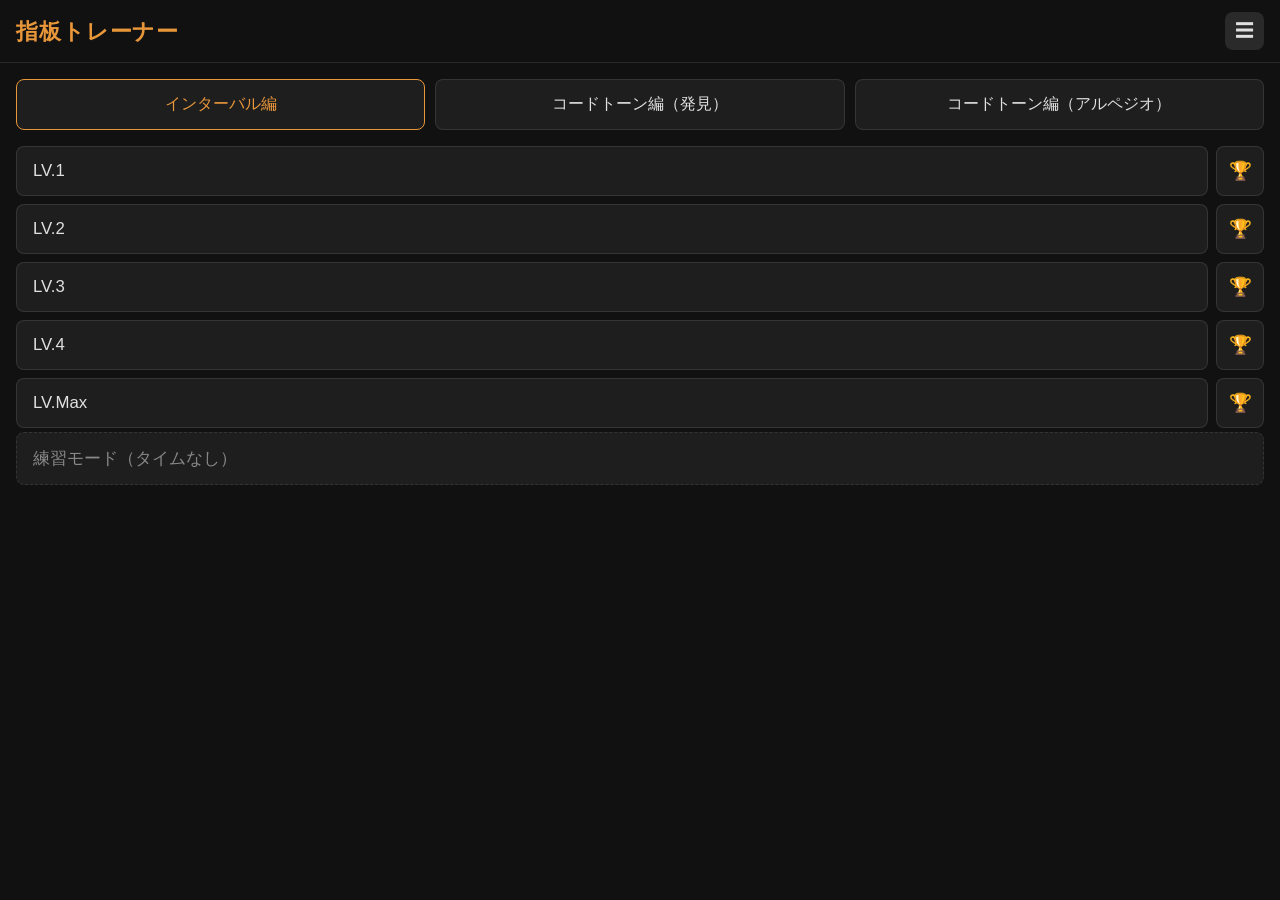
<file: index.html>
<!DOCTYPE html>
<html lang="ja">
<head>
  <meta charset="UTF-8">
  <meta name="viewport" content="width=device-width, initial-scale=1.0, user-scalable=no">
  <meta name="apple-mobile-web-app-capable" content="yes">
  <meta name="apple-mobile-web-app-status-bar-style" content="black-translucent">
  <title>指板トレーナー</title>
  <link rel="manifest" href="./manifest.json">
  <link rel="stylesheet" href="./css/style.css">
</head>
<body>

<!-- ═══════════════════════════════════════════════════════
     ホーム画面
══════════════════════════════════════════════════════════ -->
<div id="screen-home" class="screen active">
  <header class="home-header">
    <h1 class="app-title">指板トレーナー</h1>
    <button id="btn-menu" class="btn-icon" aria-label="設定">☰</button>
  </header>

  <main class="home-main">
    <!-- モード選択 -->
    <section class="mode-section">
      <div class="mode-btns">
        <button id="btn-interval" class="mode-btn active-mode">インターバル編</button>
        <button id="btn-chord"    class="mode-btn">コードトーン編（発見）</button>
        <button id="btn-chord-arpeggio" class="mode-btn">コードトーン編（アルペジオ）</button>
      </div>
    </section>

    <!-- インターバル編: LV一覧 -->
    <section id="interval-section" class="level-section">
      <ul id="lv-list" class="lv-list"></ul>
      <button id="btn-practice" class="lv-btn lv-practice">練習モード（タイムなし）</button>
    </section>

    <!-- コードトーン編〔発見モード〕: Stage 5（練習モードのみ・ルート12音ランダム・全10種類対応・判定弦カスタマイズ可） -->
    <section id="chord-section" class="level-section hidden">
      <p class="chord-intro">コード名を聴いて、構成音を指板上ですべてタップしよう（ルート12音ランダム・全10種類のコードタイプ対応・判定弦は次の画面で選択）。</p>
      <button id="btn-chord-practice" class="lv-btn lv-practice">練習をはじめる</button>
    </section>

    <!-- コードトーン編〔アルペジオモード〕: Stage 3（練習モードのみ・ルート12音ランダム・判定弦カスタマイズ可） -->
    <section id="arpeggio-section" class="level-section hidden">
      <p class="chord-intro">コードをストローク→アルペジオで聴いて、聞こえた順番どおりに指板上をタップしよう（ルート12音ランダム・メジャー/マイナートライアドのみ・判定弦は次の画面で選択）。</p>
      <button id="btn-chord-arpeggio-practice" class="lv-btn lv-practice">練習をはじめる</button>
    </section>
  </main>
</div>

<!-- ═══════════════════════════════════════════════════════
     判定弦選択画面（コードトーン編：発見・アルペジオ共通）
══════════════════════════════════════════════════════════ -->
<div id="screen-judge-strings" class="screen">
  <header class="home-header">
    <button id="btn-judge-back" class="btn-icon" aria-label="戻る">←</button>
    <h1 class="app-title">判定弦を選ぶ</h1>
  </header>
  <main class="home-main judge-string-main">
    <p class="chord-intro">タップ判定の対象となる弦の範囲を選んでください。ルート音もこの範囲の弦から鳴ります。</p>

    <div class="judge-slider">
      <div class="judge-slider-track"></div>
      <div class="judge-slider-fill" id="judge-slider-fill"></div>
      <input type="range" id="judge-range-start" class="judge-range-input" min="0" max="5" step="1" value="0">
      <input type="range" id="judge-range-end"   class="judge-range-input" min="0" max="5" step="1" value="2">
    </div>
    <div class="judge-slider-ticks">
      <span>6</span><span>5</span><span>4</span><span>3</span><span>2</span><span>1</span>
    </div>

    <p class="judge-string-summary" id="judge-string-summary">6弦〜4弦（低音側3本）を使用</p>

    <div class="menu-row judge-chord-settings">
      <span>出題コード範囲</span>
      <div class="wave-btns" id="chord-range-btns">
        <button class="wave-btn" data-range="false">トライアドのみ</button>
        <button class="wave-btn" data-range="true">7th系まで</button>
      </div>
    </div>

    <div class="menu-row menu-row-inline judge-chord-settings" id="tension-toggle-row">
      <span>テンション</span>
      <button id="btn-tension" class="btn-text" data-enabled="false">OFF</button>
    </div>
  </main>
  <footer class="judge-string-footer">
    <button id="btn-judge-confirm" class="btn-primary">この設定で練習をはじめる</button>
  </footer>
</div>

<!-- ═══════════════════════════════════════════════════════
     練習モード設定画面（インターバル編）
══════════════════════════════════════════════════════════ -->
<div id="screen-practice-settings" class="screen">
  <header class="home-header">
    <button id="btn-practice-settings-back" class="btn-icon" aria-label="戻る">←</button>
    <h1 class="app-title">練習モード設定</h1>
  </header>
  <main class="home-main judge-string-main">
    <p class="chord-intro">タップ判定の対象となる弦の範囲を選んでください。基準音もこの範囲の弦から鳴ります。</p>

    <div class="judge-slider">
      <div class="judge-slider-track"></div>
      <div class="judge-slider-fill" id="practice-judge-slider-fill"></div>
      <input type="range" id="practice-judge-range-start" class="judge-range-input" min="0" max="5" step="1" value="0">
      <input type="range" id="practice-judge-range-end"   class="judge-range-input" min="0" max="5" step="1" value="2">
    </div>
    <div class="judge-slider-ticks">
      <span>6</span><span>5</span><span>4</span><span>3</span><span>2</span><span>1</span>
    </div>

    <p class="judge-string-summary" id="practice-judge-string-summary">6弦〜4弦（低音側3本）を使用</p>

    <div class="menu-row menu-row-inline judge-chord-settings">
      <span>基準音ランダム化</span>
      <button id="btn-practice-root-random" class="btn-text" data-enabled="false">OFF</button>
    </div>

    <div class="menu-row judge-chord-settings">
      <span>出題度数（最低1つ選択）</span>
      <div class="wave-btns interval-select-grid" id="practice-interval-btns">
        <button class="wave-btn" data-semitone="0">R</button>
        <button class="wave-btn" data-semitone="1">b2</button>
        <button class="wave-btn" data-semitone="2">2nd</button>
        <button class="wave-btn" data-semitone="3">m3</button>
        <button class="wave-btn" data-semitone="4">3rd</button>
        <button class="wave-btn" data-semitone="5">4th</button>
        <button class="wave-btn" data-semitone="6">b5</button>
        <button class="wave-btn" data-semitone="7">5th</button>
        <button class="wave-btn" data-semitone="8">#5</button>
        <button class="wave-btn" data-semitone="9">6th</button>
        <button class="wave-btn" data-semitone="10">m7</button>
        <button class="wave-btn" data-semitone="11">7th</button>
      </div>
    </div>
  </main>
  <footer class="judge-string-footer">
    <button id="btn-practice-settings-confirm" class="btn-primary">この設定で練習をはじめる</button>
  </footer>
</div>

<!-- ═══════════════════════════════════════════════════════
     ゲーム画面
══════════════════════════════════════════════════════════ -->
<div id="screen-game" class="screen">
  <!-- 指板エリア（画面の大部分・上） -->
  <div class="canvas-wrap">
    <canvas id="fretboard-canvas"></canvas>
  </div>

  <!-- 正解・不正解フィードバック演出（大きな○/✗、全画面オーバーレイ） -->
  <div id="fx-overlay" class="fx-overlay" aria-hidden="true">
    <svg class="fx-symbol" viewBox="0 0 100 100" aria-hidden="true">
      <circle class="fx-shape fx-shape-correct" cx="50" cy="50" r="38"
               fill="none" stroke="#4caf50" stroke-width="10" stroke-linecap="round"/>
      <g class="fx-shape fx-shape-wrong" stroke="#f44336" stroke-width="12" stroke-linecap="round">
        <line x1="20" y1="20" x2="80" y2="80"/>
        <line x1="80" y1="20" x2="20" y2="80"/>
      </g>
    </svg>
  </div>

  <!-- フッター（出題テキスト＋コントロール・下） -->
  <footer class="game-footer">
    <div class="question-area">
      <span id="root-name" class="root-name"></span>
      <span id="interval-name" class="interval-name">—</span>
    </div>
    <div class="game-controls">
      <button id="btn-home-game" class="btn-icon" aria-label="ホームへ">←</button>
      <span id="q-num" class="q-num">1 / 10</span>
      <span id="timer" class="timer">0.0</span>
      <button id="btn-replay" class="btn-text">もう一度</button>
    </div>
  </footer>
</div>

<!-- ═══════════════════════════════════════════════════════
     リザルト画面
══════════════════════════════════════════════════════════ -->
<div id="screen-result" class="screen">
  <div class="result-inner">
    <h2 id="result-title" class="result-title">結果</h2>
    <p id="res-score" class="res-score">10 / 10 正解</p>
    <p id="res-time"  class="res-time">タイム: 0.0秒</p>

    <section class="ranking-section">
      <h3>ベストタイム</h3>
      <ol id="ranking-list" class="ranking-list"></ol>
    </section>

    <div class="result-btns">
      <button id="btn-retry"        class="btn-primary">もう一度</button>
      <button id="btn-home-result"  class="btn-secondary">ホームへ</button>
    </div>
  </div>
</div>

<!-- ═══════════════════════════════════════════════════════
     ハンバーガーメニュー（音量・波形）
══════════════════════════════════════════════════════════ -->
<div id="menu-panel" class="menu-panel">
  <div class="menu-header">
    <span>設定</span>
    <button id="btn-menu-close" class="btn-icon">✕</button>
  </div>

  <div class="menu-inner">
    <div class="menu-row">
      <p class="pwa-hint">💡 ホーム画面に追加（PWAとしてインストール）すると横向きが自動でロックされます。</p>
    </div>

    <label class="menu-row">
      <span>音量</span>
      <input id="slider-volume" type="range" min="0" max="1" step="0.05" value="0.7">
    </label>

    <div class="menu-row menu-row-inline">
      <span>開放弦</span>
      <button id="btn-open-string" class="btn-text" data-excluded="false">含む</button>
    </div>

    <div class="menu-row menu-row-inline">
      <span>ヒント（詰まった時に自動表示）</span>
      <button id="btn-hint" class="btn-text" data-enabled="true">ON</button>
    </div>

    <div class="menu-row">
      <span>波形</span>
      <div class="wave-btns" id="waveform-btns">
        <button class="wave-btn" data-wave="sine">sine</button>
        <button class="wave-btn" data-wave="triangle">tri</button>
        <button class="wave-btn" data-wave="sawtooth">saw</button>
        <button class="wave-btn" data-wave="square">sq</button>
      </div>
    </div>

    <div class="menu-row">
      <a href="./guide.html" class="menu-link">使い方ガイド →</a>
    </div>

    <div class="menu-row">
      <span class="app-version">v1.20.3</span>
    </div>
  </div>
</div>

<!-- 縦持ちオーバーレイ -->
<div id="portrait-overlay" class="portrait-overlay hidden">
  <span style="font-size:2rem;">↻</span>
  <p>横向きにしてください</p>
</div>

<script type="module" src="./js/app.js"></script>
</body>
</html>
</file>
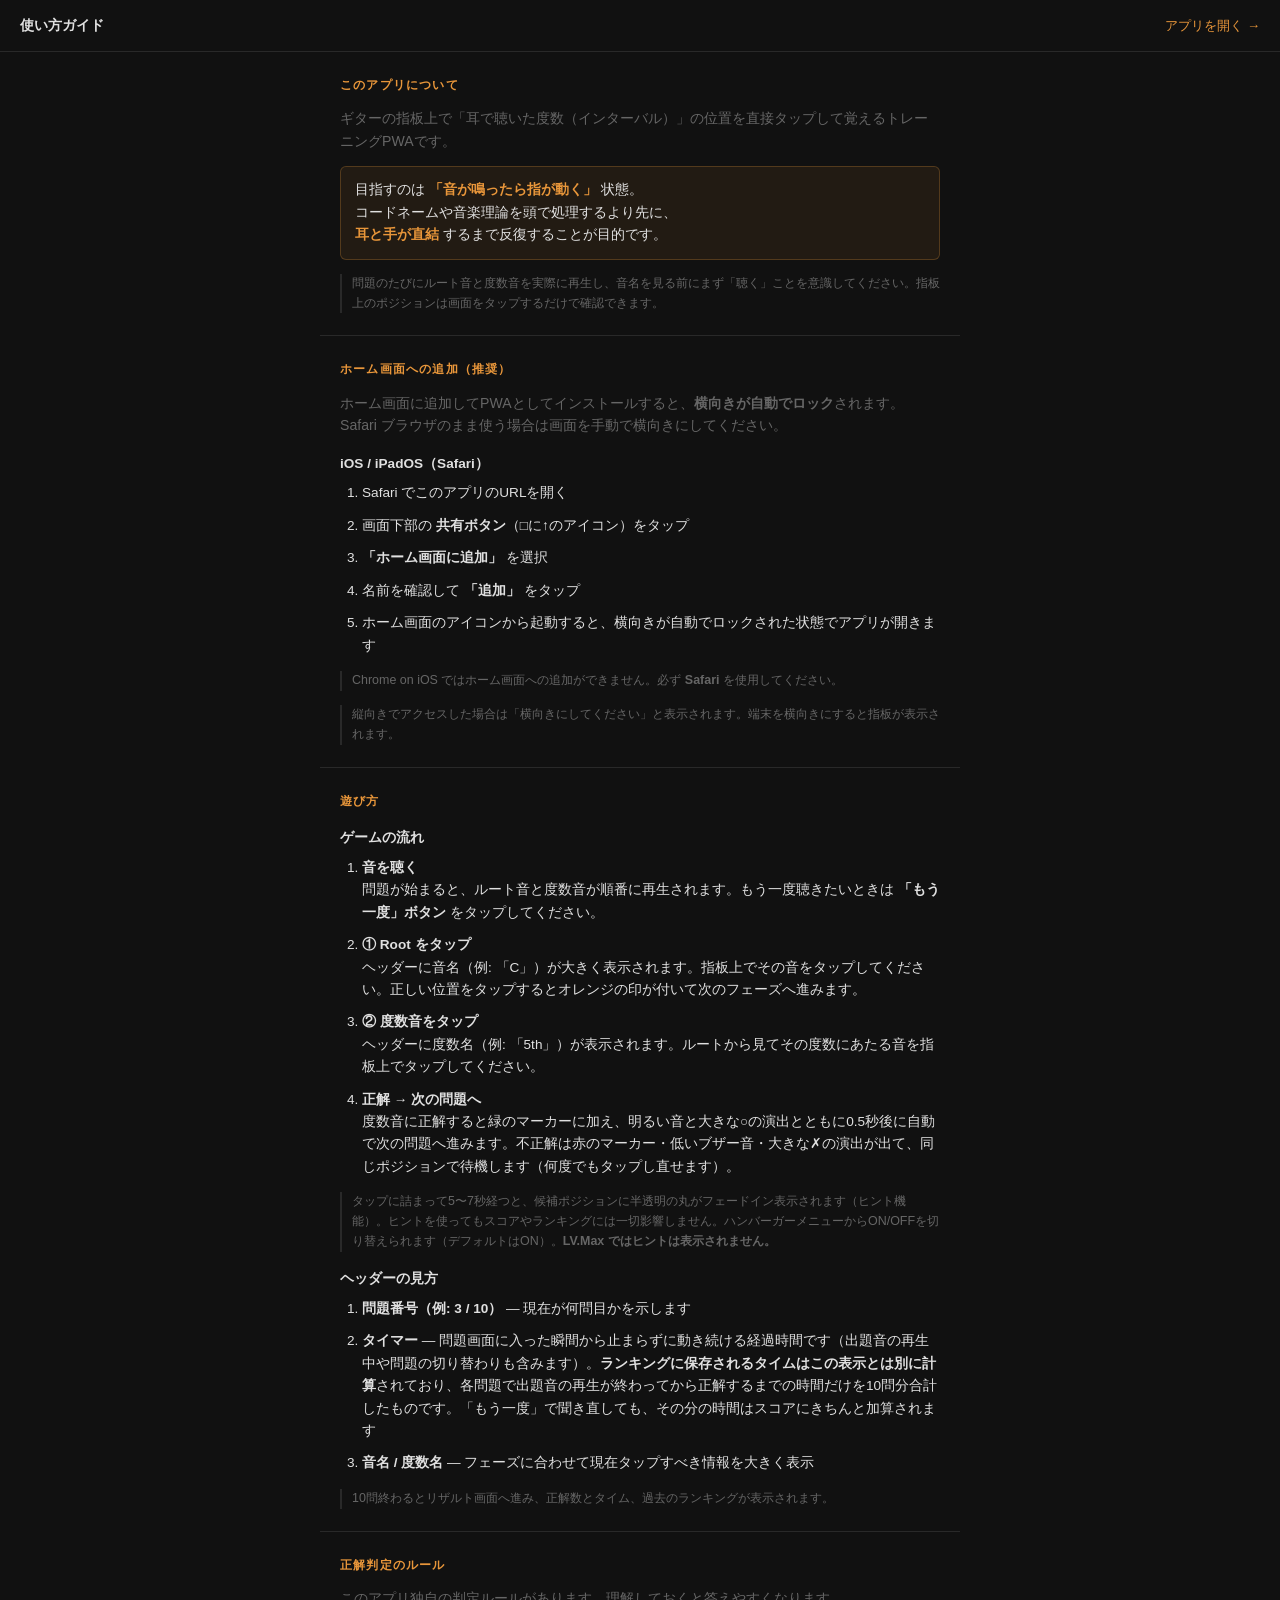
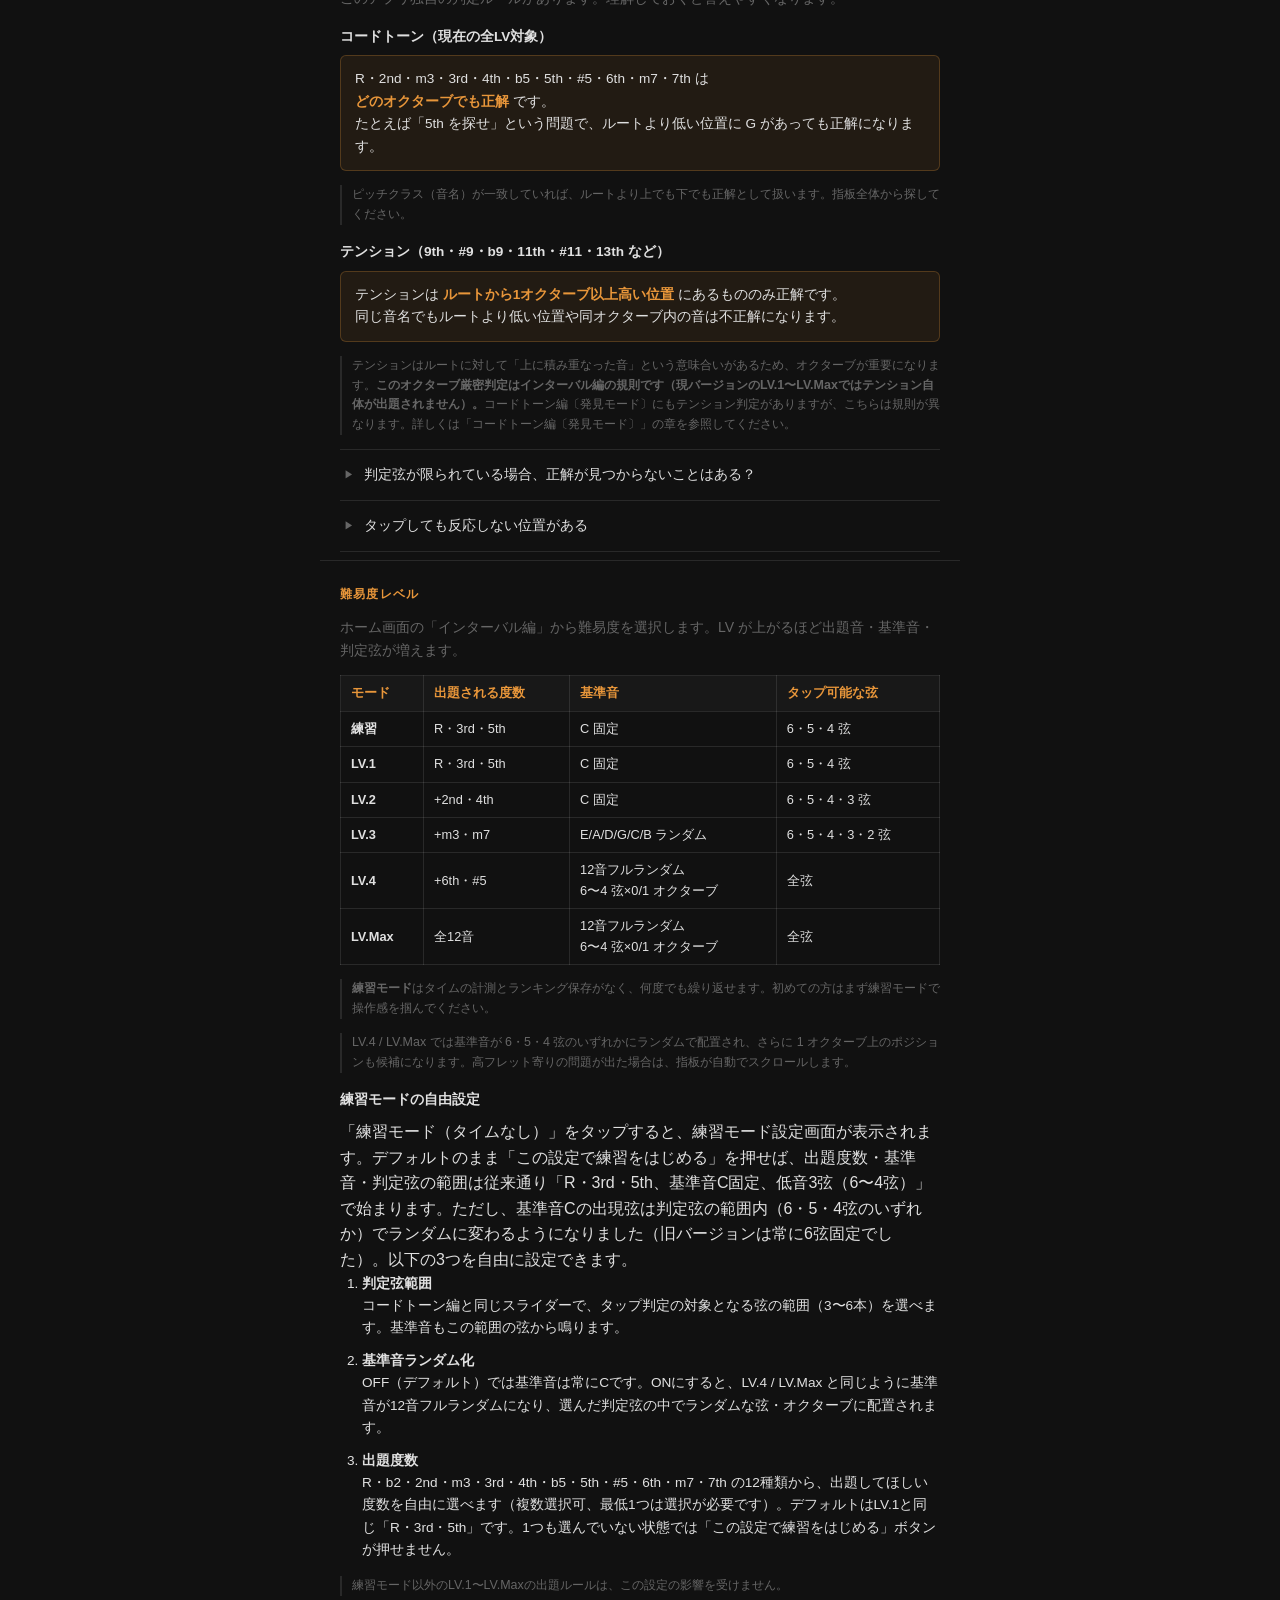
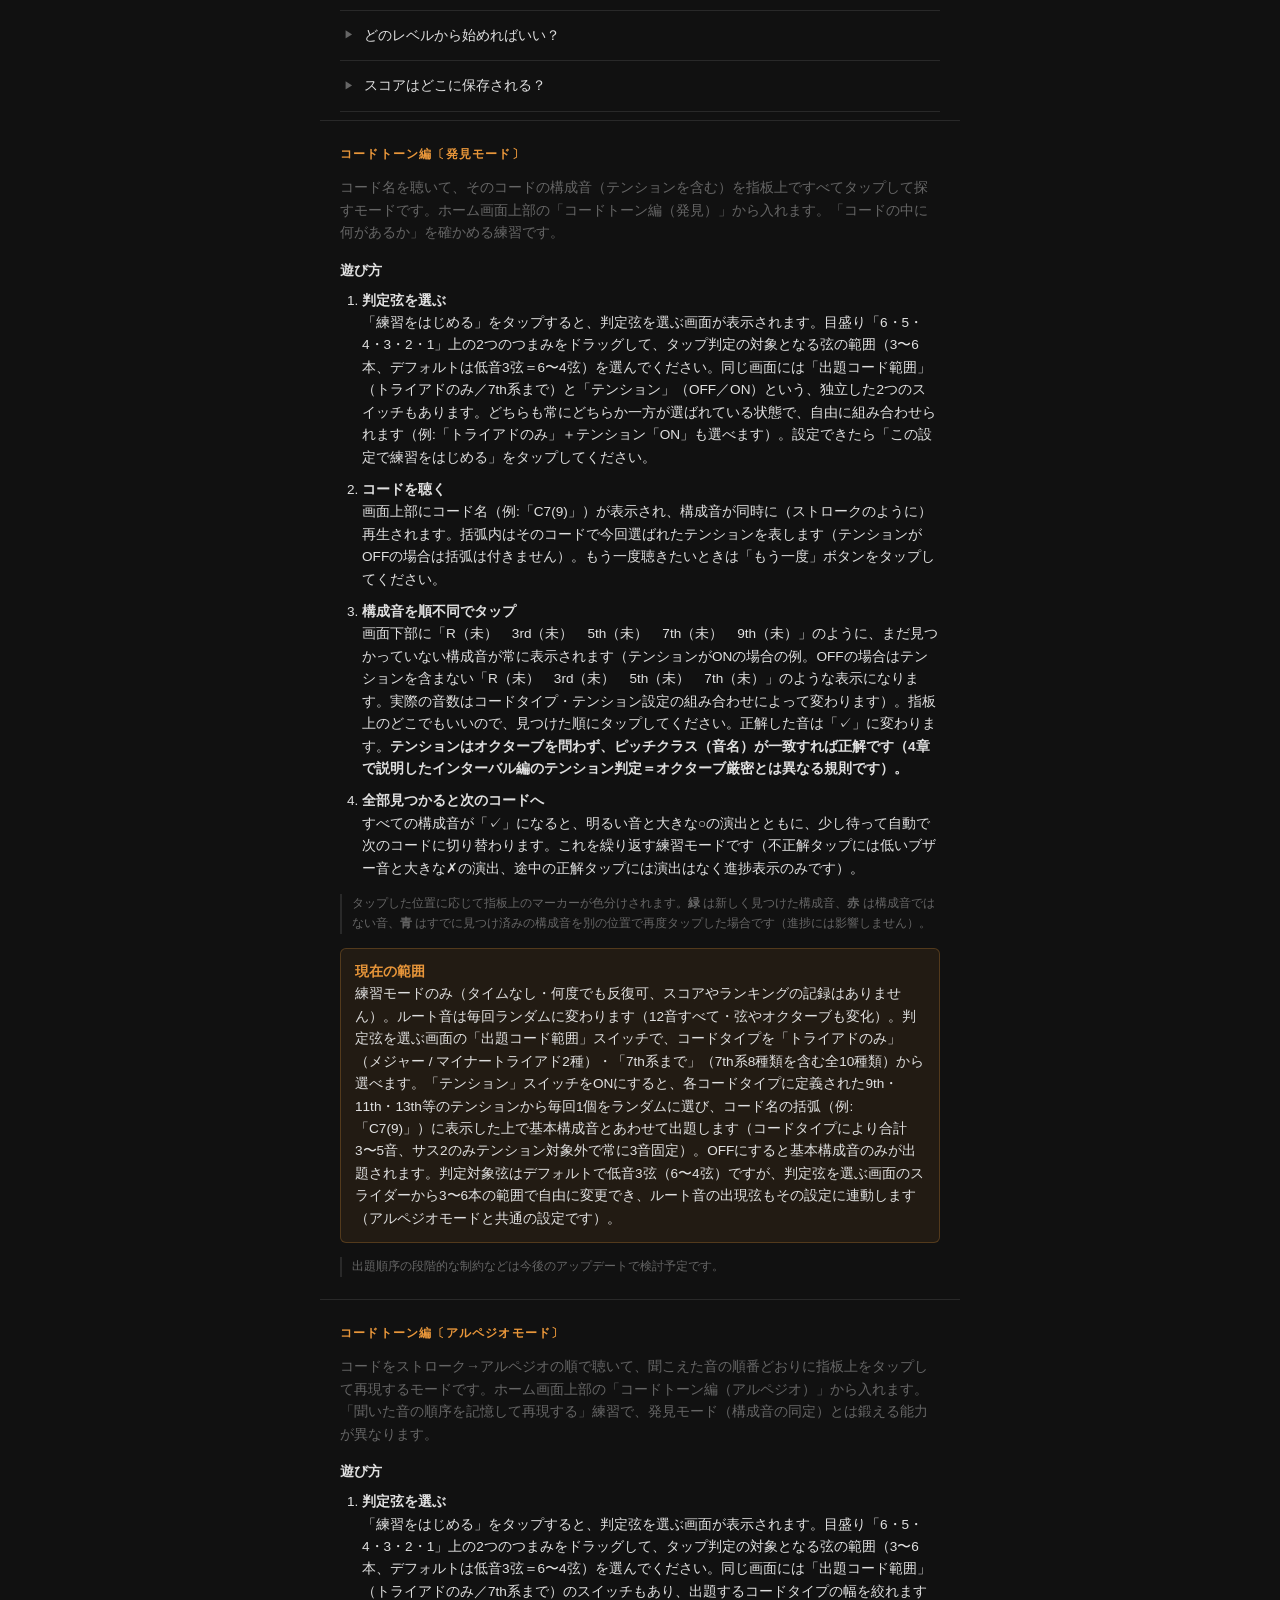
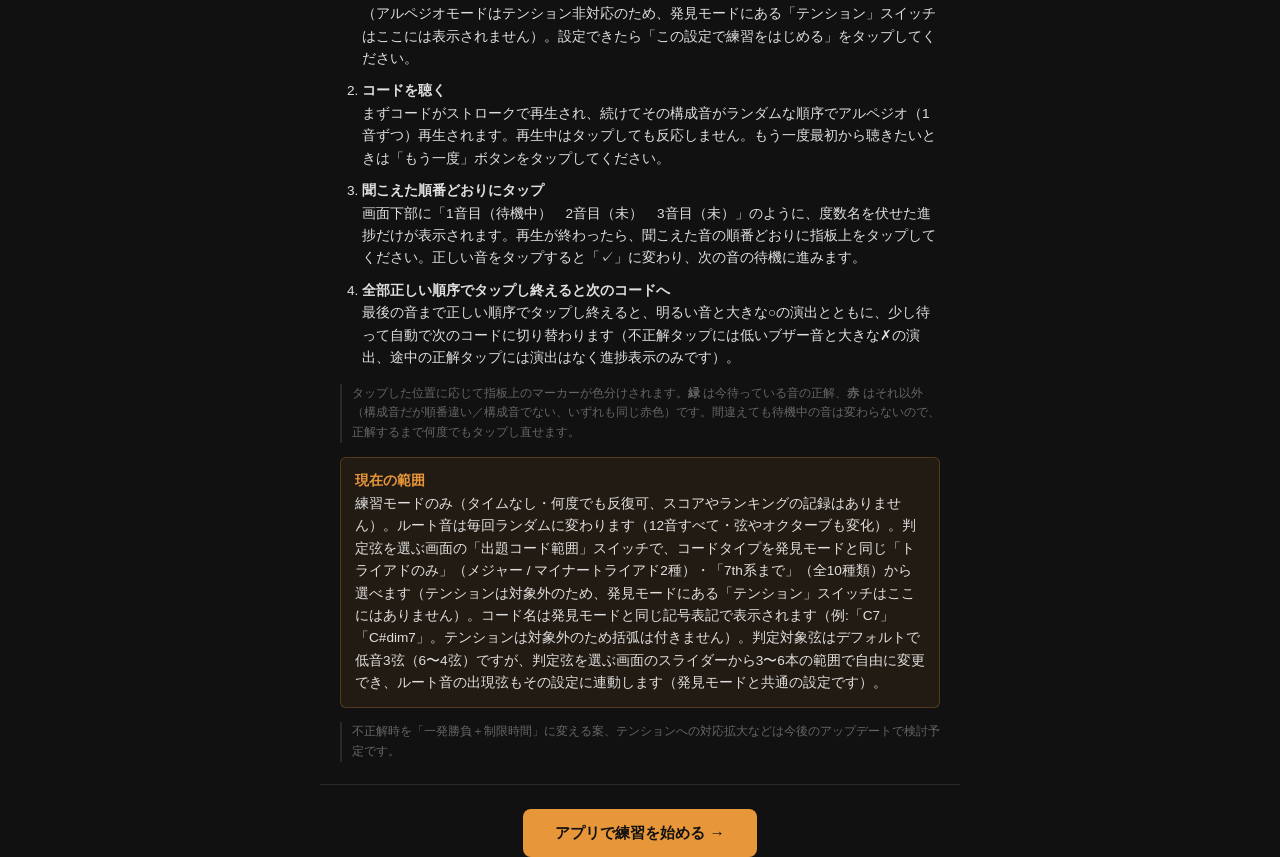
<file: guide.html>
<!DOCTYPE html>
<html lang="ja">
<head>
  <meta charset="UTF-8">
  <meta name="viewport" content="width=device-width, initial-scale=1.0">
  <meta name="theme-color" content="#111111">
  <title>使い方ガイド — Guitar Fretboard Interval Trainer</title>
  <style>
    :root {
      --bg:      #111;
      --text:    #e0e0e0;
      --muted:   #666;
      --accent:  #e8963a;
      --border:  rgba(255,255,255,0.1);
    }

    *, *::before, *::after { box-sizing: border-box; margin: 0; padding: 0; }

    html, body {
      background: var(--bg);
      color: var(--text);
      font-family: -apple-system, 'Helvetica Neue', sans-serif;
      font-size: 16px;
      line-height: 1.6;
      -webkit-text-size-adjust: 100%;
    }

    /* ── ヘッダー ── */
    .guide-header {
      position: sticky;
      top: 0;
      background: var(--bg);
      border-bottom: 1px solid var(--border);
      padding: 14px 20px;
      display: flex;
      align-items: center;
      gap: 12px;
      z-index: 10;
    }
    .guide-header a {
      color: var(--accent);
      text-decoration: none;
      font-size: 0.82rem;
      white-space: nowrap;
    }
    .guide-header a:hover { text-decoration: underline; }
    .guide-header h1 {
      font-size: 0.9rem;
      font-weight: 700;
      color: var(--text);
      flex: 1;
    }

    /* ── ボディ ── */
    .guide-body {
      max-width: 640px;
      margin: 0 auto;
    }

    /* ── セクション ── */
    .guide-section {
      padding: 24px 20px 8px;
      border-bottom: 1px solid var(--border);
    }
    .guide-section:last-child { border-bottom: none; padding-bottom: 40px; }

    .guide-section h2 {
      font-size: 0.75rem;
      font-weight: 700;
      letter-spacing: 0.1em;
      text-transform: uppercase;
      color: var(--accent);
      margin-bottom: 12px;
    }
    .guide-section h3 {
      font-size: 0.85rem;
      font-weight: 600;
      color: var(--text);
      margin: 16px 0 8px;
    }

    .guide-lead {
      font-size: 0.88rem;
      color: var(--muted);
      margin-bottom: 14px;
    }

    /* ── 手順リスト ── */
    .guide-steps {
      padding-left: 22px;
      display: flex;
      flex-direction: column;
      gap: 10px;
      margin-bottom: 14px;
    }
    .guide-steps li {
      font-size: 0.85rem;
      color: var(--text);
      line-height: 1.65;
    }
    .guide-steps li strong { color: var(--text); }

    /* ── 注記 ── */
    .guide-note {
      font-size: 0.78rem;
      color: var(--muted);
      line-height: 1.6;
      margin-bottom: 14px;
      padding-left: 10px;
      border-left: 2px solid var(--border);
    }

    /* ── テーブル ── */
    .guide-table {
      width: 100%;
      border-collapse: collapse;
      font-size: 0.8rem;
      margin-bottom: 14px;
    }
    .guide-table th,
    .guide-table td {
      border: 1px solid var(--border);
      padding: 7px 10px;
      text-align: left;
    }
    .guide-table th {
      color: var(--accent);
      font-weight: 600;
      background: rgba(255,255,255,0.03);
    }
    .guide-table td { color: var(--text); }

    /* ── アコーディオン FAQ ── */
    .guide-qa {
      border-top: 1px solid var(--border);
      padding: 2px 0;
    }
    .guide-qa:last-child { border-bottom: 1px solid var(--border); }

    .guide-qa summary {
      font-size: 0.85rem;
      color: var(--text);
      padding: 12px 4px 12px 24px;
      cursor: pointer;
      list-style: none;
      position: relative;
      -webkit-tap-highlight-color: transparent;
    }
    .guide-qa summary::-webkit-details-marker { display: none; }
    .guide-qa summary::before {
      content: '▶';
      position: absolute;
      left: 4px;
      top: 50%;
      transform: translateY(-50%);
      font-size: 0.6rem;
      color: var(--muted);
      transition: transform 0.15s;
    }
    .guide-qa[open] summary::before {
      transform: translateY(-50%) rotate(90deg);
    }
    .guide-qa p {
      font-size: 0.82rem;
      color: var(--muted);
      line-height: 1.65;
      padding: 0 4px 14px 24px;
    }

    /* ── 強調ボックス ── */
    .guide-box {
      background: rgba(232, 150, 58, 0.08);
      border: 1px solid rgba(232, 150, 58, 0.25);
      border-radius: 6px;
      padding: 12px 14px;
      margin-bottom: 14px;
      font-size: 0.85rem;
      line-height: 1.65;
    }
    .guide-box strong { color: var(--accent); }

    /* ── CTAボタン ── */
    .guide-cta {
      display: block;
      text-align: center;
      margin: 24px 20px 0;
    }
    .guide-cta a {
      display: inline-block;
      background: var(--accent);
      color: #111;
      font-weight: 700;
      font-size: 0.95rem;
      text-decoration: none;
      padding: 12px 32px;
      border-radius: 8px;
    }
  </style>
</head>
<body>

  <header class="guide-header">
    <h1>使い方ガイド</h1>
    <a href="./">アプリを開く →</a>
  </header>

  <main class="guide-body">

    <!-- 1. コンセプト -->
    <section class="guide-section">
      <h2>このアプリについて</h2>
      <p class="guide-lead">ギターの指板上で「耳で聴いた度数（インターバル）」の位置を直接タップして覚えるトレーニングPWAです。</p>

      <div class="guide-box">
        目指すのは <strong>「音が鳴ったら指が動く」</strong> 状態。<br>
        コードネームや音楽理論を頭で処理するより先に、<br>
        <strong>耳と手が直結</strong> するまで反復することが目的です。
      </div>

      <p class="guide-note">問題のたびにルート音と度数音を実際に再生し、音名を見る前にまず「聴く」ことを意識してください。指板上のポジションは画面をタップするだけで確認できます。</p>
    </section>

    <!-- 2. ホーム画面に追加 -->
    <section class="guide-section">
      <h2>ホーム画面への追加（推奨）</h2>
      <p class="guide-lead">ホーム画面に追加してPWAとしてインストールすると、<strong>横向きが自動でロック</strong>されます。Safari ブラウザのまま使う場合は画面を手動で横向きにしてください。</p>

      <h3>iOS / iPadOS（Safari）</h3>
      <ol class="guide-steps">
        <li>Safari でこのアプリのURLを開く</li>
        <li>画面下部の <strong>共有ボタン</strong>（□に↑のアイコン）をタップ</li>
        <li><strong>「ホーム画面に追加」</strong> を選択</li>
        <li>名前を確認して <strong>「追加」</strong> をタップ</li>
        <li>ホーム画面のアイコンから起動すると、横向きが自動でロックされた状態でアプリが開きます</li>
      </ol>
      <p class="guide-note">Chrome on iOS ではホーム画面への追加ができません。必ず <strong>Safari</strong> を使用してください。</p>
      <p class="guide-note">縦向きでアクセスした場合は「横向きにしてください」と表示されます。端末を横向きにすると指板が表示されます。</p>
    </section>

    <!-- 3. 遊び方 -->
    <section class="guide-section">
      <h2>遊び方</h2>

      <h3>ゲームの流れ</h3>
      <ol class="guide-steps">
        <li>
          <strong>音を聴く</strong><br>
          問題が始まると、ルート音と度数音が順番に再生されます。もう一度聴きたいときは <strong>「もう一度」ボタン</strong> をタップしてください。
        </li>
        <li>
          <strong>① Root をタップ</strong><br>
          ヘッダーに音名（例: 「C」）が大きく表示されます。指板上でその音をタップしてください。正しい位置をタップするとオレンジの印が付いて次のフェーズへ進みます。
        </li>
        <li>
          <strong>② 度数音をタップ</strong><br>
          ヘッダーに度数名（例: 「5th」）が表示されます。ルートから見てその度数にあたる音を指板上でタップしてください。
        </li>
        <li>
          <strong>正解 → 次の問題へ</strong><br>
          度数音に正解すると緑のマーカーに加え、明るい音と大きな○の演出とともに0.5秒後に自動で次の問題へ進みます。不正解は赤のマーカー・低いブザー音・大きな✗の演出が出て、同じポジションで待機します（何度でもタップし直せます）。
        </li>
      </ol>
      <p class="guide-note">タップに詰まって5〜7秒経つと、候補ポジションに半透明の丸がフェードイン表示されます（ヒント機能）。ヒントを使ってもスコアやランキングには一切影響しません。ハンバーガーメニューからON/OFFを切り替えられます（デフォルトはON）。<strong>LV.Max ではヒントは表示されません。</strong></p>

      <h3>ヘッダーの見方</h3>
      <ol class="guide-steps">
        <li><strong>問題番号（例: 3 / 10）</strong> — 現在が何問目かを示します</li>
        <li><strong>タイマー</strong> — 問題画面に入った瞬間から止まらずに動き続ける経過時間です（出題音の再生中や問題の切り替わりも含みます）。<strong>ランキングに保存されるタイムはこの表示とは別に計算</strong>されており、各問題で出題音の再生が終わってから正解するまでの時間だけを10問分合計したものです。「もう一度」で聞き直しても、その分の時間はスコアにきちんと加算されます</li>
        <li><strong>音名 / 度数名</strong> — フェーズに合わせて現在タップすべき情報を大きく表示</li>
      </ol>
      <p class="guide-note">10問終わるとリザルト画面へ進み、正解数とタイム、過去のランキングが表示されます。</p>
    </section>

    <!-- 4. 正解判定のルール -->
    <section class="guide-section">
      <h2>正解判定のルール</h2>
      <p class="guide-lead">このアプリ独自の判定ルールがあります。理解しておくと答えやすくなります。</p>

      <h3>コードトーン（現在の全LV対象）</h3>
      <div class="guide-box">
        R・2nd・m3・3rd・4th・b5・5th・#5・6th・m7・7th は<br>
        <strong>どのオクターブでも正解</strong> です。<br>
        たとえば「5th を探せ」という問題で、ルートより低い位置に G があっても正解になります。
      </div>
      <p class="guide-note">ピッチクラス（音名）が一致していれば、ルートより上でも下でも正解として扱います。指板全体から探してください。</p>

      <h3>テンション（9th・#9・b9・11th・#11・13th など）</h3>
      <div class="guide-box">
        テンションは <strong>ルートから1オクターブ以上高い位置</strong> にあるもののみ正解です。<br>
        同じ音名でもルートより低い位置や同オクターブ内の音は不正解になります。
      </div>
      <p class="guide-note">テンションはルートに対して「上に積み重なった音」という意味合いがあるため、オクターブが重要になります。<strong>このオクターブ厳密判定はインターバル編の規則です（現バージョンのLV.1〜LV.Maxではテンション自体が出題されません）。</strong>コードトーン編〔発見モード〕にもテンション判定がありますが、こちらは規則が異なります。詳しくは「コードトーン編〔発見モード〕」の章を参照してください。</p>

      <details class="guide-qa">
        <summary>判定弦が限られている場合、正解が見つからないことはある？</summary>
        <p>出題時に「指定された判定弦の表示範囲内に正解が存在するか」を自動チェックしています。答えが見つからない組み合わせは最大30回再生成されるため、タップ可能な範囲に必ず正解が存在します。</p>
      </details>

      <details class="guide-qa">
        <summary>タップしても反応しない位置がある</summary>
        <p>暗く塗りつぶされている弦（マスクされた弦）はそのレベルの対象外です。暖色でハイライトされている弦だけがタップ可能な判定弦です。また、ハンバーガーメニューの「開放弦」ボタンが「除外」表示になっている場合は、0フレット（開放弦）の音が正解でもタップが無効になります。</p>
      </details>
    </section>

    <!-- 5. 難易度レベル -->
    <section class="guide-section">
      <h2>難易度レベル</h2>
      <p class="guide-lead">ホーム画面の「インターバル編」から難易度を選択します。LV が上がるほど出題音・基準音・判定弦が増えます。</p>

      <table class="guide-table">
        <thead>
          <tr>
            <th>モード</th>
            <th>出題される度数</th>
            <th>基準音</th>
            <th>タップ可能な弦</th>
          </tr>
        </thead>
        <tbody>
          <tr>
            <td><strong>練習</strong></td>
            <td>R・3rd・5th</td>
            <td>C 固定</td>
            <td>6・5・4 弦</td>
          </tr>
          <tr>
            <td><strong>LV.1</strong></td>
            <td>R・3rd・5th</td>
            <td>C 固定</td>
            <td>6・5・4 弦</td>
          </tr>
          <tr>
            <td><strong>LV.2</strong></td>
            <td>+2nd・4th</td>
            <td>C 固定</td>
            <td>6・5・4・3 弦</td>
          </tr>
          <tr>
            <td><strong>LV.3</strong></td>
            <td>+m3・m7</td>
            <td>E/A/D/G/C/B ランダム</td>
            <td>6・5・4・3・2 弦</td>
          </tr>
          <tr>
            <td><strong>LV.4</strong></td>
            <td>+6th・#5</td>
            <td>12音フルランダム<br>6〜4 弦×0/1 オクターブ</td>
            <td>全弦</td>
          </tr>
          <tr>
            <td><strong>LV.Max</strong></td>
            <td>全12音</td>
            <td>12音フルランダム<br>6〜4 弦×0/1 オクターブ</td>
            <td>全弦</td>
          </tr>
        </tbody>
      </table>

      <p class="guide-note"><strong>練習モード</strong>はタイムの計測とランキング保存がなく、何度でも繰り返せます。初めての方はまず練習モードで操作感を掴んでください。</p>
      <p class="guide-note">LV.4 / LV.Max では基準音が 6・5・4 弦のいずれかにランダムで配置され、さらに 1 オクターブ上のポジションも候補になります。高フレット寄りの問題が出た場合は、指板が自動でスクロールします。</p>

      <h3>練習モードの自由設定</h3>
      <p>「練習モード（タイムなし）」をタップすると、練習モード設定画面が表示されます。デフォルトのまま「この設定で練習をはじめる」を押せば、出題度数・基準音・判定弦の範囲は従来通り「R・3rd・5th、基準音C固定、低音3弦（6〜4弦）」で始まります。ただし、基準音Cの出現弦は判定弦の範囲内（6・5・4弦のいずれか）でランダムに変わるようになりました（旧バージョンは常に6弦固定でした）。以下の3つを自由に設定できます。</p>
      <ol class="guide-steps">
        <li>
          <strong>判定弦範囲</strong><br>
          コードトーン編と同じスライダーで、タップ判定の対象となる弦の範囲（3〜6本）を選べます。基準音もこの範囲の弦から鳴ります。
        </li>
        <li>
          <strong>基準音ランダム化</strong><br>
          OFF（デフォルト）では基準音は常にCです。ONにすると、LV.4 / LV.Max と同じように基準音が12音フルランダムになり、選んだ判定弦の中でランダムな弦・オクターブに配置されます。
        </li>
        <li>
          <strong>出題度数</strong><br>
          R・b2・2nd・m3・3rd・4th・b5・5th・#5・6th・m7・7th の12種類から、出題してほしい度数を自由に選べます（複数選択可、最低1つは選択が必要です）。デフォルトはLV.1と同じ「R・3rd・5th」です。1つも選んでいない状態では「この設定で練習をはじめる」ボタンが押せません。
        </li>
      </ol>
      <p class="guide-note">練習モード以外のLV.1〜LV.Maxの出題ルールは、この設定の影響を受けません。</p>

      <details class="guide-qa">
        <summary>どのレベルから始めればいい？</summary>
        <p>まず「練習モード」でタップ操作に慣れてから LV.1 へ進むことを推奨します。LV.1〜LV.2 は基準音が C 固定なので、C メジャースケールや C コードのポジションを把握しているギタリストなら比較的スムーズに取り組めます。</p>
      </details>

      <details class="guide-qa">
        <summary>スコアはどこに保存される？</summary>
        <p>スコア（タイム）はレベルごとに端末のローカルストレージに保存され、10問を解き終えるとリザルト画面でランキングとして確認できます。iOS Safari のプライベートブラウズモードでは保存されません。</p>
        <p><strong>練習モードにはスコア記録・リザルト画面がありません。</strong>タイム計測なしで何度でも反復できるモードのため、10問という区切りがなく無制限に出題が続きます。タイムを記録したい場合は LV.1 以上を選んでください。</p>
      </details>
    </section>

    <!-- 6. コードトーン編〔発見モード〕 -->
    <section class="guide-section">
      <h2>コードトーン編〔発見モード〕</h2>
      <p class="guide-lead">コード名を聴いて、そのコードの構成音（テンションを含む）を指板上ですべてタップして探すモードです。ホーム画面上部の「コードトーン編（発見）」から入れます。「コードの中に何があるか」を確かめる練習です。</p>

      <h3>遊び方</h3>
      <ol class="guide-steps">
        <li>
          <strong>判定弦を選ぶ</strong><br>
          「練習をはじめる」をタップすると、判定弦を選ぶ画面が表示されます。目盛り「6・5・4・3・2・1」上の2つのつまみをドラッグして、タップ判定の対象となる弦の範囲（3〜6本、デフォルトは低音3弦＝6〜4弦）を選んでください。同じ画面には「出題コード範囲」（トライアドのみ／7th系まで）と「テンション」（OFF／ON）という、独立した2つのスイッチもあります。どちらも常にどちらか一方が選ばれている状態で、自由に組み合わせられます（例:「トライアドのみ」＋テンション「ON」も選べます）。設定できたら「この設定で練習をはじめる」をタップしてください。
        </li>
        <li>
          <strong>コードを聴く</strong><br>
          画面上部にコード名（例:「C7(9)」）が表示され、構成音が同時に（ストロークのように）再生されます。括弧内はそのコードで今回選ばれたテンションを表します（テンションがOFFの場合は括弧は付きません）。もう一度聴きたいときは「もう一度」ボタンをタップしてください。
        </li>
        <li>
          <strong>構成音を順不同でタップ</strong><br>
          画面下部に「R（未）　3rd（未）　5th（未）　7th（未）　9th（未）」のように、まだ見つかっていない構成音が常に表示されます（テンションがONの場合の例。OFFの場合はテンションを含まない「R（未）　3rd（未）　5th（未）　7th（未）」のような表示になります。実際の音数はコードタイプ・テンション設定の組み合わせによって変わります）。指板上のどこでもいいので、見つけた順にタップしてください。正解した音は「✓」に変わります。<strong>テンションはオクターブを問わず、ピッチクラス（音名）が一致すれば正解です（4章で説明したインターバル編のテンション判定＝オクターブ厳密とは異なる規則です）。</strong>
        </li>
        <li>
          <strong>全部見つかると次のコードへ</strong><br>
          すべての構成音が「✓」になると、明るい音と大きな○の演出とともに、少し待って自動で次のコードに切り替わります。これを繰り返す練習モードです（不正解タップには低いブザー音と大きな✗の演出、途中の正解タップには演出はなく進捗表示のみです）。
        </li>
      </ol>

      <p class="guide-note">タップした位置に応じて指板上のマーカーが色分けされます。<strong>緑</strong> は新しく見つけた構成音、<strong>赤</strong> は構成音ではない音、<strong>青</strong> はすでに見つけ済みの構成音を別の位置で再度タップした場合です（進捗には影響しません）。</p>

      <div class="guide-box">
        <strong>現在の範囲</strong><br>
        練習モードのみ（タイムなし・何度でも反復可、スコアやランキングの記録はありません）。ルート音は毎回ランダムに変わります（12音すべて・弦やオクターブも変化）。判定弦を選ぶ画面の「出題コード範囲」スイッチで、コードタイプを「トライアドのみ」（メジャー / マイナートライアド2種）・「7th系まで」（7th系8種類を含む全10種類）から選べます。「テンション」スイッチをONにすると、各コードタイプに定義された9th・11th・13th等のテンションから毎回1個をランダムに選び、コード名の括弧（例:「C7(9)」）に表示した上で基本構成音とあわせて出題します（コードタイプにより合計3〜5音、サス2のみテンション対象外で常に3音固定）。OFFにすると基本構成音のみが出題されます。判定対象弦はデフォルトで低音3弦（6〜4弦）ですが、判定弦を選ぶ画面のスライダーから3〜6本の範囲で自由に変更でき、ルート音の出現弦もその設定に連動します（アルペジオモードと共通の設定です）。
      </div>

      <p class="guide-note">出題順序の段階的な制約などは今後のアップデートで検討予定です。</p>
    </section>

    <!-- 7. コードトーン編〔アルペジオモード〕 -->
    <section class="guide-section">
      <h2>コードトーン編〔アルペジオモード〕</h2>
      <p class="guide-lead">コードをストローク→アルペジオの順で聴いて、聞こえた音の順番どおりに指板上をタップして再現するモードです。ホーム画面上部の「コードトーン編（アルペジオ）」から入れます。「聞いた音の順序を記憶して再現する」練習で、発見モード（構成音の同定）とは鍛える能力が異なります。</p>

      <h3>遊び方</h3>
      <ol class="guide-steps">
        <li>
          <strong>判定弦を選ぶ</strong><br>
          「練習をはじめる」をタップすると、判定弦を選ぶ画面が表示されます。目盛り「6・5・4・3・2・1」上の2つのつまみをドラッグして、タップ判定の対象となる弦の範囲（3〜6本、デフォルトは低音3弦＝6〜4弦）を選んでください。同じ画面には「出題コード範囲」（トライアドのみ／7th系まで）のスイッチもあり、出題するコードタイプの幅を絞れます（アルペジオモードはテンション非対応のため、発見モードにある「テンション」スイッチはここには表示されません）。設定できたら「この設定で練習をはじめる」をタップしてください。
        </li>
        <li>
          <strong>コードを聴く</strong><br>
          まずコードがストロークで再生され、続けてその構成音がランダムな順序でアルペジオ（1音ずつ）再生されます。再生中はタップしても反応しません。もう一度最初から聴きたいときは「もう一度」ボタンをタップしてください。
        </li>
        <li>
          <strong>聞こえた順番どおりにタップ</strong><br>
          画面下部に「1音目（待機中）　2音目（未）　3音目（未）」のように、度数名を伏せた進捗だけが表示されます。再生が終わったら、聞こえた音の順番どおりに指板上をタップしてください。正しい音をタップすると「✓」に変わり、次の音の待機に進みます。
        </li>
        <li>
          <strong>全部正しい順序でタップし終えると次のコードへ</strong><br>
          最後の音まで正しい順序でタップし終えると、明るい音と大きな○の演出とともに、少し待って自動で次のコードに切り替わります（不正解タップには低いブザー音と大きな✗の演出、途中の正解タップには演出はなく進捗表示のみです）。
        </li>
      </ol>

      <p class="guide-note">タップした位置に応じて指板上のマーカーが色分けされます。<strong>緑</strong> は今待っている音の正解、<strong>赤</strong> はそれ以外（構成音だが順番違い／構成音でない、いずれも同じ赤色）です。間違えても待機中の音は変わらないので、正解するまで何度でもタップし直せます。</p>

      <div class="guide-box">
        <strong>現在の範囲</strong><br>
        練習モードのみ（タイムなし・何度でも反復可、スコアやランキングの記録はありません）。ルート音は毎回ランダムに変わります（12音すべて・弦やオクターブも変化）。判定弦を選ぶ画面の「出題コード範囲」スイッチで、コードタイプを発見モードと同じ「トライアドのみ」（メジャー / マイナートライアド2種）・「7th系まで」（全10種類）から選べます（テンションは対象外のため、発見モードにある「テンション」スイッチはここにはありません）。コード名は発見モードと同じ記号表記で表示されます（例:「C7」「C#dim7」。テンションは対象外のため括弧は付きません）。判定対象弦はデフォルトで低音3弦（6〜4弦）ですが、判定弦を選ぶ画面のスライダーから3〜6本の範囲で自由に変更でき、ルート音の出現弦もその設定に連動します（発見モードと共通の設定です）。
      </div>

      <p class="guide-note">不正解時を「一発勝負＋制限時間」に変える案、テンションへの対応拡大などは今後のアップデートで検討予定です。</p>
    </section>

    <!-- CTA -->
    <div class="guide-cta">
      <a href="./">アプリで練習を始める →</a>
    </div>

  </main>

</body>
</html>
</file>
<file: css/style.css>
/* ── CSS変数 ──────────────────────────────────────────────── */
:root {
  --bg:         #111;
  --surface:    #1e1e1e;
  --surface2:   #2a2a2a;
  --text:       #e0e0e0;
  --text-dim:   #888;
  --accent:     #e8963a;
  --correct:    #4caf50;
  --wrong:      #f44336;
  --border:     rgba(255,255,255,0.1);
  --radius:     8px;
}

/* ── リセット ─────────────────────────────────────────────── */
*, *::before, *::after { box-sizing: border-box; margin: 0; padding: 0; }

html, body {
  width: 100%;
  height: 100%;
  overflow: hidden;
  background: var(--bg);
  color: var(--text);
  font-family: -apple-system, 'Helvetica Neue', sans-serif;
  -webkit-tap-highlight-color: transparent;
  touch-action: manipulation;
}

/* ── 画面管理 ────────────────────────────────────────────── */
.screen {
  display: none;
  position: fixed;
  inset: 0;
  /* iOS safe area 対応 */
  padding-left:  env(safe-area-inset-left);
  padding-right: env(safe-area-inset-right);
  padding-top:   env(safe-area-inset-top);
  padding-bottom: env(safe-area-inset-bottom);
}
.screen.active { display: flex; flex-direction: column; }

/* ── ボタン共通 ──────────────────────────────────────────── */
button { cursor: pointer; border: none; background: none; color: var(--text); }

.btn-icon {
  font-size: 1.2rem;
  padding: 6px 10px;
  border-radius: var(--radius);
  background: var(--surface2);
}
.btn-icon:active { opacity: 0.7; }

.btn-text {
  font-size: 0.85rem;
  padding: 6px 12px;
  border-radius: var(--radius);
  background: var(--surface2);
  border: 1px solid var(--border);
}

.btn-primary {
  background: var(--accent);
  color: #111;
  font-weight: bold;
  font-size: 1rem;
  padding: 12px 28px;
  border-radius: var(--radius);
}
.btn-secondary {
  background: var(--surface2);
  border: 1px solid var(--border);
  font-size: 1rem;
  padding: 12px 24px;
  border-radius: var(--radius);
}
.btn-primary:active,
.btn-secondary:active { opacity: 0.75; }

.btn-primary:disabled {
  opacity: 0.35;
  cursor: not-allowed;
}

.hidden { display: none !important; }

/* ═══════════════════════════════════════════════════════════
   ホーム画面
════════════════════════════════════════════════════════════ */
#screen-home {
  background: var(--bg);
}

.home-header {
  display: flex;
  align-items: center;
  justify-content: space-between;
  padding: 12px 16px;
  border-bottom: 1px solid var(--border);
}

.app-title {
  font-size: clamp(1rem, 3vw, 1.4rem);
  font-weight: 700;
  letter-spacing: 0.04em;
  color: var(--accent);
}

.home-main {
  flex: 1;
  overflow-y: auto;
  padding: 16px;
  display: flex;
  flex-direction: column;
  gap: 16px;
}

/* モードボタン */
.mode-btns {
  display: flex;
  gap: 10px;
}

.mode-btn {
  flex: 1;
  padding: 14px 8px;
  border-radius: var(--radius);
  background: var(--surface);
  border: 1px solid var(--border);
  font-size: clamp(0.85rem, 2vw, 1rem);
  text-align: center;
  transition: background 0.15s;
}
.mode-btn:active { background: var(--surface2); }
.mode-btn.active-mode {
  border-color: var(--accent);
  color: var(--accent);
}

/* LVリスト */
.lv-list {
  list-style: none;
  display: flex;
  flex-direction: column;
  gap: 8px;
}

.lv-row {
  display: flex;
  gap: 8px;
}

.lv-btn {
  flex: 1;
  width: 100%;
  padding: 14px 16px;
  border-radius: var(--radius);
  background: var(--surface);
  border: 1px solid var(--border);
  font-size: clamp(0.9rem, 2.2vw, 1.05rem);
  text-align: left;
  transition: background 0.1s;
}
.lv-btn:active { background: var(--surface2); }

.lv-rank-btn {
  flex-shrink: 0;
  width: 48px;
  border-radius: var(--radius);
  background: var(--surface);
  border: 1px solid var(--border);
  font-size: 1.15rem;
  color: var(--text-dim);
  transition: background 0.1s;
}
.lv-rank-btn:active { background: var(--surface2); }

.lv-practice {
  margin-top: 4px;
  color: var(--text-dim);
  border-style: dashed;
}

.chord-intro {
  font-size: 0.85rem;
  color: var(--text-dim);
  line-height: 1.6;
  margin-bottom: 4px;
}

/* ═══════════════════════════════════════════════════════════
   判定弦選択画面（コードトーン編：発見・アルペジオ共通）
════════════════════════════════════════════════════════════ */
#screen-judge-strings .home-header,
#screen-practice-settings .home-header {
  justify-content: flex-start;
  gap: 12px;
}

.judge-string-main {
  padding-top: 24px;
  padding-bottom: 80px; /* v1.20.3: フッター（確定ボタン+パディング）の高さ分の余白 */
}

.judge-slider {
  position: relative;
  height: 40px;
  margin: 24px 4px 8px;
}

.judge-slider-track,
.judge-slider-fill {
  position: absolute;
  top: 50%;
  left: 0;
  right: 0;
  height: 4px;
  border-radius: 2px;
  transform: translateY(-50%);
  pointer-events: none;
}
.judge-slider-track { background: var(--surface2); }
.judge-slider-fill   { background: var(--accent); }

/* 2本のrangeを完全に重ね、それぞれのつまみだけをタップ可能にする定番のデュアルレンジ実装 */
.judge-range-input {
  position: absolute;
  top: 0;
  left: 0;
  width: 100%;
  height: 100%;
  margin: 0;
  background: transparent;
  -webkit-appearance: none;
  appearance: none;
  pointer-events: none;
}
.judge-range-input::-webkit-slider-runnable-track { background: transparent; }
.judge-range-input::-moz-range-track { background: transparent; border: none; }

.judge-range-input::-webkit-slider-thumb {
  -webkit-appearance: none;
  pointer-events: auto;
  width: 24px;
  height: 24px;
  border-radius: 50%;
  background: var(--accent);
  border: 3px solid var(--bg);
  box-shadow: 0 1px 3px rgba(0,0,0,0.5);
  cursor: pointer;
  margin-top: 8px;
}
.judge-range-input::-moz-range-thumb {
  pointer-events: auto;
  width: 24px;
  height: 24px;
  border-radius: 50%;
  background: var(--accent);
  border: 3px solid var(--bg);
  box-shadow: 0 1px 3px rgba(0,0,0,0.5);
  cursor: pointer;
}

.judge-slider-ticks {
  display: flex;
  justify-content: space-between;
  padding: 0 11px;
  color: var(--text-dim);
  font-size: 0.85rem;
  margin-bottom: 20px;
}

.judge-string-summary {
  text-align: center;
  font-size: 1rem;
  margin-bottom: 20px;
}

/* 確定ボタンを固定フッターとしてスクロール領域の外に出す（v1.20.0）。設定項目が多い場合でも
   ボタンが画面外に隠れずスクロールなしで常に見えるようにする。ハンバーガーメニュー
   （.menu-header固定＋.menu-inner本体スクロール）と同じ設計思想をフッター側に適用したもの。
   safe area対応は親の.screenに既にpadding-bottomがあるため、ここでは追加しない
   （.game-footerと同じパターン） */
.judge-string-footer {
  /* スクロールヒント（v1.20.3）: フッターを.judge-string-mainに重ねて半透明にすることで、
     スクロール時にコンテンツがフッター越しにうっすら透けて見え「まだ下に続きがある」ことを
     常時伝える。以前は.home-mainとの兄弟要素（縦積み）だったため重なりがなく透過が
     機能しなかったため、position: absoluteでコンテンツの上に重ねる構造に変更した。
     動的な演出はiOS Safariで機能しなかったため、状態を持たない静的な実装にしている */
  position: absolute;
  left: 0;
  right: 0;
  bottom: 0;
  z-index: 1;
  display: flex;
  justify-content: center;
  padding: 12px 16px;
  border-top: 1px solid var(--border);
  background: rgba(17, 17, 17, 0.85);
}

/* ═══════════════════════════════════════════════════════════
   ゲーム画面
════════════════════════════════════════════════════════════ */
#screen-game {
  background: var(--bg);
}

/* 指板キャンバス（画面の大部分・上） */
.canvas-wrap {
  flex: 1;
  display: flex;
  align-items: stretch;
  padding: 4px 8px 4px;
  min-height: 0;
}

#fretboard-canvas {
  width: 100%;
  height: 100%;
  display: block;
  touch-action: none;
  border-radius: var(--radius);
}

/* 正解・不正解フィードバック演出（大きな○/✗オーバーレイ）
   pointer-events: none で操作を一切ブロックしない。z-indexはハンバーガーメニュー(100)・
   縦持ち警告(1000)より下に置き、それらの表示中は演出が邪魔をしないようにする */
.fx-overlay {
  position: fixed;
  inset: 0;
  display: flex;
  align-items: center;
  justify-content: center;
  pointer-events: none;
  z-index: 50;
}

.fx-symbol {
  width: clamp(80px, 20vw, 180px);
  height: clamp(80px, 20vw, 180px);
  opacity: 0;
}

/* ○/✗ともSVGで自前描画し、フォント・ブラウザのグリフ選択に依存しない
   一定の線の太さ・対称性を保つ（指板Canvas 2Dの自前描画と同じ設計思想） */
.fx-shape {
  display: none;
}

.fx-overlay.fx-correct .fx-shape-correct {
  display: block;
}

.fx-overlay.fx-wrong .fx-shape-wrong {
  display: block;
}

.fx-overlay.fx-correct .fx-symbol {
  animation: fx-correct-anim 0.5s ease;
}

.fx-overlay.fx-wrong .fx-symbol {
  animation: fx-wrong-anim 0.25s ease;
}

.fx-overlay.fx-wrong {
  animation: fx-shake 0.25s ease;
}

@keyframes fx-correct-anim {
  0%   { opacity: 0; transform: scale(0.85); }
  30%  { opacity: 1; transform: scale(1); }
  70%  { opacity: 1; transform: scale(1); }
  100% { opacity: 0; transform: scale(1.05); }
}

@keyframes fx-wrong-anim {
  0%   { opacity: 0; transform: scale(1.1); }
  15%  { opacity: 1; transform: scale(1); }
  80%  { opacity: 1; transform: scale(1); }
  100% { opacity: 0; transform: scale(1); }
}

@keyframes fx-shake {
  0%, 100% { transform: translateX(0); }
  20% { transform: translateX(-10px); }
  40% { transform: translateX(8px); }
  60% { transform: translateX(-6px); }
  80% { transform: translateX(4px); }
}

/* フッター（下） */
.game-footer {
  flex-shrink: 0;
  display: flex;
  flex-direction: column;
  gap: 4px;
  padding: 6px 12px 8px;
  border-top: 1px solid var(--border);
}

/* 出題エリア */
.question-area {
  display: flex;
  align-items: baseline;
  justify-content: center;
  gap: 12px;
}

.root-name {
  font-size: clamp(0.75rem, 2vw, 0.9rem);
  color: var(--text-dim);
}

.interval-name {
  font-size: clamp(1.4rem, 4vw, 2rem);
  font-weight: 700;
  color: var(--text);
  letter-spacing: 0.02em;
}

/* コードトーン編: コード名（上段）と進捗テキスト（下段）を2行表示に。
   DOM順はroot-name→interval-nameのままだが、column-reverseで視覚順のみ反転させる
   （インターバル編では同じ要素を横並びのフェーズガイド表示に使うため、mode-chord限定） */
body.mode-chord .question-area {
  flex-direction: column-reverse;
  align-items: center;
  gap: 2px;
}

/* コントロール行 */
.game-controls {
  display: flex;
  align-items: center;
  gap: 10px;
}

.q-num {
  font-size: 0.85rem;
  color: var(--text-dim);
}

.timer {
  margin-left: auto;
  font-size: 1.1rem;
  font-variant-numeric: tabular-nums;
  font-family: monospace;
  color: var(--accent);
  min-width: 4ch;
  text-align: right;
}

/* ═══════════════════════════════════════════════════════════
   リザルト画面
════════════════════════════════════════════════════════════ */
#screen-result {
  background: var(--bg);
  align-items: center;
  justify-content: center;
}

.result-inner {
  display: flex;
  flex-direction: column;
  align-items: center;
  gap: 14px;
  padding: 24px;
  max-width: 400px;
  width: 100%;
}

.result-title {
  font-size: 1.4rem;
  font-weight: 700;
}

.res-score {
  font-size: clamp(1.3rem, 4vw, 1.8rem);
  font-weight: bold;
  color: var(--accent);
}

.res-time {
  font-size: 1rem;
  color: var(--text-dim);
}

.ranking-section {
  width: 100%;
  background: var(--surface);
  border-radius: var(--radius);
  padding: 12px 16px;
}

.ranking-section h3 {
  font-size: 0.85rem;
  color: var(--text-dim);
  margin-bottom: 8px;
}

.ranking-list {
  list-style: none;
  display: flex;
  flex-direction: column;
  gap: 4px;
  max-height: 180px;
  overflow-y: auto;
}

.ranking-list li {
  font-size: 0.9rem;
  font-variant-numeric: tabular-nums;
  padding: 2px 0;
}

.ranking-list li:first-child {
  color: var(--accent);
  font-weight: bold;
}

.result-btns {
  display: flex;
  gap: 12px;
  margin-top: 8px;
}

/* ═══════════════════════════════════════════════════════════
   ハンバーガーメニュー
════════════════════════════════════════════════════════════ */
.menu-panel {
  position: fixed;
  top: 0;
  right: -280px;
  width: 260px;
  height: 100%;
  background: var(--surface);
  border-left: 1px solid var(--border);
  transition: right 0.2s ease;
  z-index: 100;
  display: flex;
  flex-direction: column;
  /* iOS safe area 対応 */
  padding-top:    env(safe-area-inset-top);
  padding-bottom: env(safe-area-inset-bottom);
}

.menu-panel.open { right: 0; }

/* ヘッダーは固定し、本体（.menu-inner）だけを縦スクロール可能にする
   （画面が低い端末でメニューが縦に収まらず、下部の項目が見えなくなる問題への対応） */
.menu-header {
  display: flex;
  align-items: center;
  justify-content: space-between;
  font-weight: bold;
  font-size: 1rem;
  flex-shrink: 0;
  padding: 16px 16px 12px;
  border-bottom: 1px solid var(--border);
}

.menu-inner {
  padding: 16px;
  display: flex;
  flex-direction: column;
  gap: 20px;
  flex: 1;
  min-height: 0;
  overflow-y: auto;
  -webkit-overflow-scrolling: touch;
}

.menu-row {
  display: flex;
  flex-direction: column;
  gap: 8px;
  font-size: 0.9rem;
  color: var(--text-dim);
}

.menu-row-inline {
  flex-direction: row;
  align-items: center;
  justify-content: space-between;
}

.menu-row input[type="range"] {
  width: 100%;
  accent-color: var(--accent);
}

.wave-btns {
  display: flex;
  gap: 6px;
}

.wave-btn {
  flex: 1;
  padding: 8px 4px;
  border-radius: 6px;
  background: var(--surface2);
  border: 1px solid var(--border);
  font-size: 0.8rem;
  text-align: center;
}
.wave-btn.active {
  border-color: var(--accent);
  color: var(--accent);
}
.wave-btn:active { opacity: 0.7; }

/* インターバル編 練習モード設定: 出題度数の複数選択グリッド（v1.19.0）。
   .wave-btn自体は無変更で流用し、コンテナのみflexからgridに切り替える */
.interval-select-grid {
  display: grid;
  grid-template-columns: repeat(6, 1fr);
  gap: 6px;
}

.pwa-hint {
  font-size: 0.78rem;
  color: var(--text-dim);
  line-height: 1.6;
}
.menu-link {
  font-size: 0.85rem;
  color: var(--accent);
  text-decoration: none;
}
.menu-link:hover { text-decoration: underline; }

.app-version {
  font-size: 0.72rem;
  color: var(--text-dim);
  font-variant-numeric: tabular-nums;
}

/* ═══════════════════════════════════════════════════════════
   縦持ちオーバーレイ（横向きを促す全画面表示）
════════════════════════════════════════════════════════════ */
.portrait-overlay {
  position: fixed;
  inset: 0;
  background: var(--bg);
  display: flex;
  flex-direction: column;
  align-items: center;
  justify-content: center;
  gap: 12px;
  z-index: 1000;
  color: var(--text-dim);
  font-size: 1.1rem;
  text-align: center;
}
</file>
